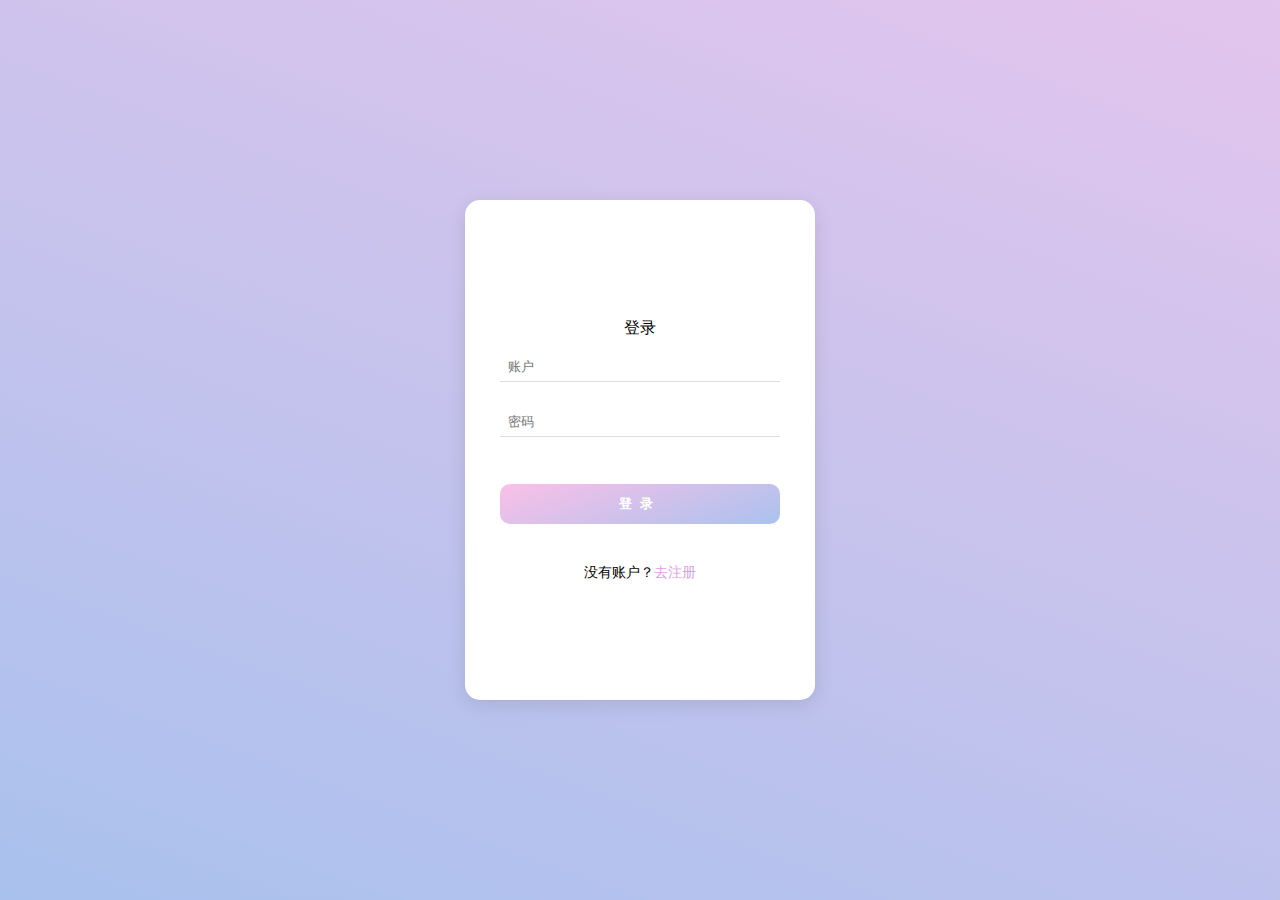
<file: html/one.html>
<!DOCTYPE html>
<html lang="en">
  <head>
    <meta charset="UTF-8" />
    <meta http-equiv="X-UA-Compatible" content="IE=edge" />
    <meta name="viewport" content="width=device-width, initial-scale=1.0" />
    <title>登录</title>
    <link rel="stylesheet" href="one.css" />
  </head>
  <body>
    <div class="container">
      <div clas="tit">登录</div>
      <input type="text" placeholder="账户" />
      <input type="password" placeholder="密码" />
      <a href="https://haishi123.github.io/lixinguo/"
        ><button>登录</button></a
      >
      <span>没有账户？<a href="">去注册</a></span>
    </div>
    <div class="square">
      <ul>
        <li></li>
        <li></li>
        <li></li>
        <li></li>
        <li></li>
      </ul>
    </div>
    <div class="circle">
      <ul>
        <li></li>
        <li></li>
        <li></li>
        <li></li>
        <li></li>
      </ul>
    </div>
  </body>
</html>
</file>
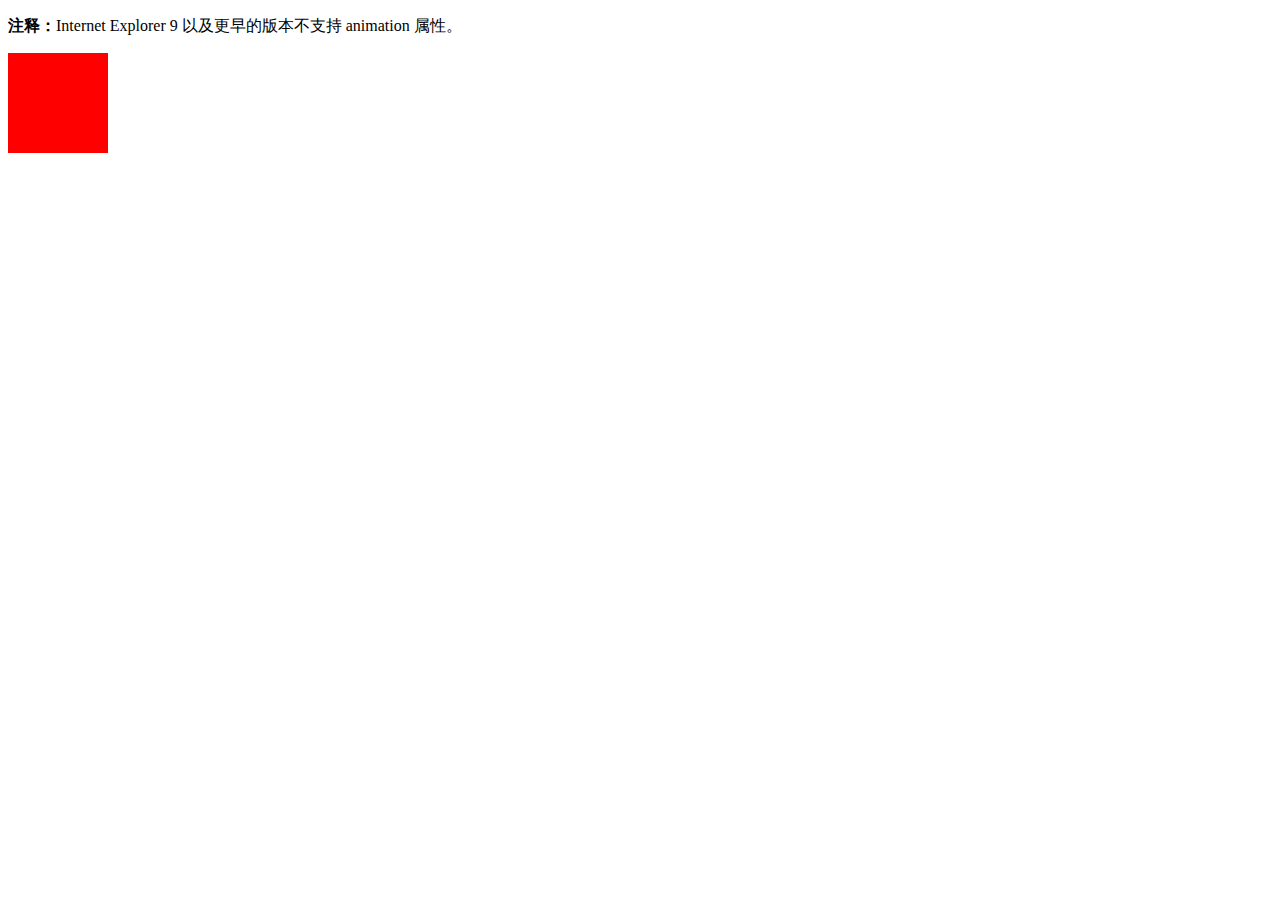
<file: img/W3School TIY Editor_files/saved_resource.html>
<!DOCTYPE html>
<!-- saved from url=(0797)https://www.w3school.com.cn/tiy/v.asp?code=%3C%21DOCTYPE+html%3E%0D%0A%3Chtml%3E%0D%0A%3Chead%3E%0D%0A%3Cstyle%3E+%0D%0Adiv%0D%0A%7B%0D%0Awidth%3A100px%3B%0D%0Aheight%3A100px%3B%0D%0Abackground%3Ared%3B%0D%0Aposition%3Arelative%3B%0D%0A%7D%0D%0Adiv%3Ahover%0D%0A%7B%0D%0Aanimation%3Amymove+5s+infinite%3B%0D%0A%7D%0D%0A%0D%0A%40keyframes+mymove%0D%0A%7B%0D%0Afrom+%7Bleft%3A0px%3B%7D%0D%0Ato+%7Bleft%3A200px%3B%7D%0D%0A%7D%0D%0A%0D%0A%3C%2Fstyle%3E%0D%0A%3C%2Fhead%3E%0D%0A%3Cbody%3E%0D%0A%0D%0A%3Cp%3E%3Cstrong%3E%E6%B3%A8%E9%87%8A%EF%BC%9A%3C%2Fstrong%3EInternet+Explorer+9+%E4%BB%A5%E5%8F%8A%E6%9B%B4%E6%97%A9%E7%9A%84%E7%89%88%E6%9C%AC%E4%B8%8D%E6%94%AF%E6%8C%81+animation+%E5%B1%9E%E6%80%A7%E3%80%82%3C%2Fp%3E%0D%0A%0D%0A%3Cdiv%3E%3C%2Fdiv%3E%0D%0A%0D%0A%3C%2Fbody%3E%0D%0A%3C%2Fhtml%3E%0D%0A -->
<html><head><meta http-equiv="Content-Type" content="text/html; charset=UTF-8">
<style> 
div
{
width:100px;
height:100px;
background:red;
position:relative;
}
div:hover
{
animation:mymove 5s infinite;
}

@keyframes mymove
{
from {left:0px;}
to {left:200px;}
}

</style>
<style type="text/css"></style></head>
<body>

<p><strong>注释：</strong>Internet Explorer 9 以及更早的版本不支持 animation 属性。</p>

<div></div>



</body></html>
</file>
<file: html/one.css>
* {
  /* 初始化 */
  margin: 0;
  padding: 0;
}
body {
  height: 100vh;
  display: flex;
  justify-content: center;
  align-items: center;
  background: linear-gradient(200deg, #e3c5ed, #a9c1ed);
  overflow: hidden;
}
.container {
  position: relative;
  z-index: 1;
  background-color: #fff;
  border-radius: 15px;
  display: flex;
  flex-direction: column;
  justify-content: center;
  align-items: center;
  width: 350px;
  height: 500px;
  box-shadow: 0 5px 20px rgba(0, 0, 0, 0.1);
}
.container .tit {
  font-size: 26px;
  margin: 65px auto 70px auto;
}
.container input {
  width: 280px;
  height: 30px;
  text-indent: 8px;
  border: none;
  border-bottom: 1px solid #ddd;
  outline: none;
  margin: 12px auto;
}
.container button {
  width: 280px;
  height: 40px;
  margin: 35px auto 40px auto;
  border: none;
  background: linear-gradient(-200deg, #fac0e7, #aac2ee);
  color: #fff;
  font-weight: bold;
  letter-spacing: 8px;
  border-radius: 10px;
  cursor: pointer;
  transition: 0.5s;
}
.container button:hover {
  background: linear-gradient(-200deg, #aac2ee, #fac0e7);
  background-position-x: -280px;
}
.container span {
  font-size: 14px;
}
.container a {
  color: plum;
  text-decoration: none;
}
ul li {
  position: absolute;
  border: 1px solid #fff;
  background-color: #fff;
  width: 30px;
  height: 30px;
  list-style: none;
  opacity: 0;
}
.square li {
  top: 40vh;
  left: 60vw;
  animation: square 10s linear infinite;
}
.square li:nth-child(2) {
  top: 80vh;
  left: 10vw;
  animation-delay: 2s;
}
.square li:nth-child(3) {
  top: 80vh;
  left: 85vw;
  animation-delay: 4s;
}
.square li:nth-child(4) {
  top: 10vh;
  left: 70vw;
  animation-delay: 6s;
}
.square li:nth-child(5) {
  top: 10vh;
  left: 10vw;
  animation-delay: 8s;
}
.circle li {
  bottom: 0;
  left: 15vw;
  animation: circle 10s linear infinite;
}
.circle li:nth-child(2) {
  left: 35vw;
  animation-delay: 2s;
}
.circle li:nth-child(3) {
  left: 55vw;
  animation-delay: 6s;
}
.circle li:nth-child(4) {
  left: 75vw;
  animation-delay: 4s;
}
.circle li:nth-child(5) {
  left: 90vw;
  animation-delay: 8s;
}
@keyframes square {
  0% {
    transform: scale(0) rotateY(0deg);
    opacity: 1;
  }
  100% {
    transform: scale(5) rotateY(1000deg);
    opacity: 0;
  }
}
@keyframes circle {
  0% {
    transform: scale(0) rotateY(0deg);
    opacity: 1;
    bottom: 0;
    border-radius: 0;
  }
  100% {
    transform: scale(5) rotateY(1000deg);
    opacity: 0;
    bottom: 90vh;
    border-radius: 50%;
  }
}
</file>
